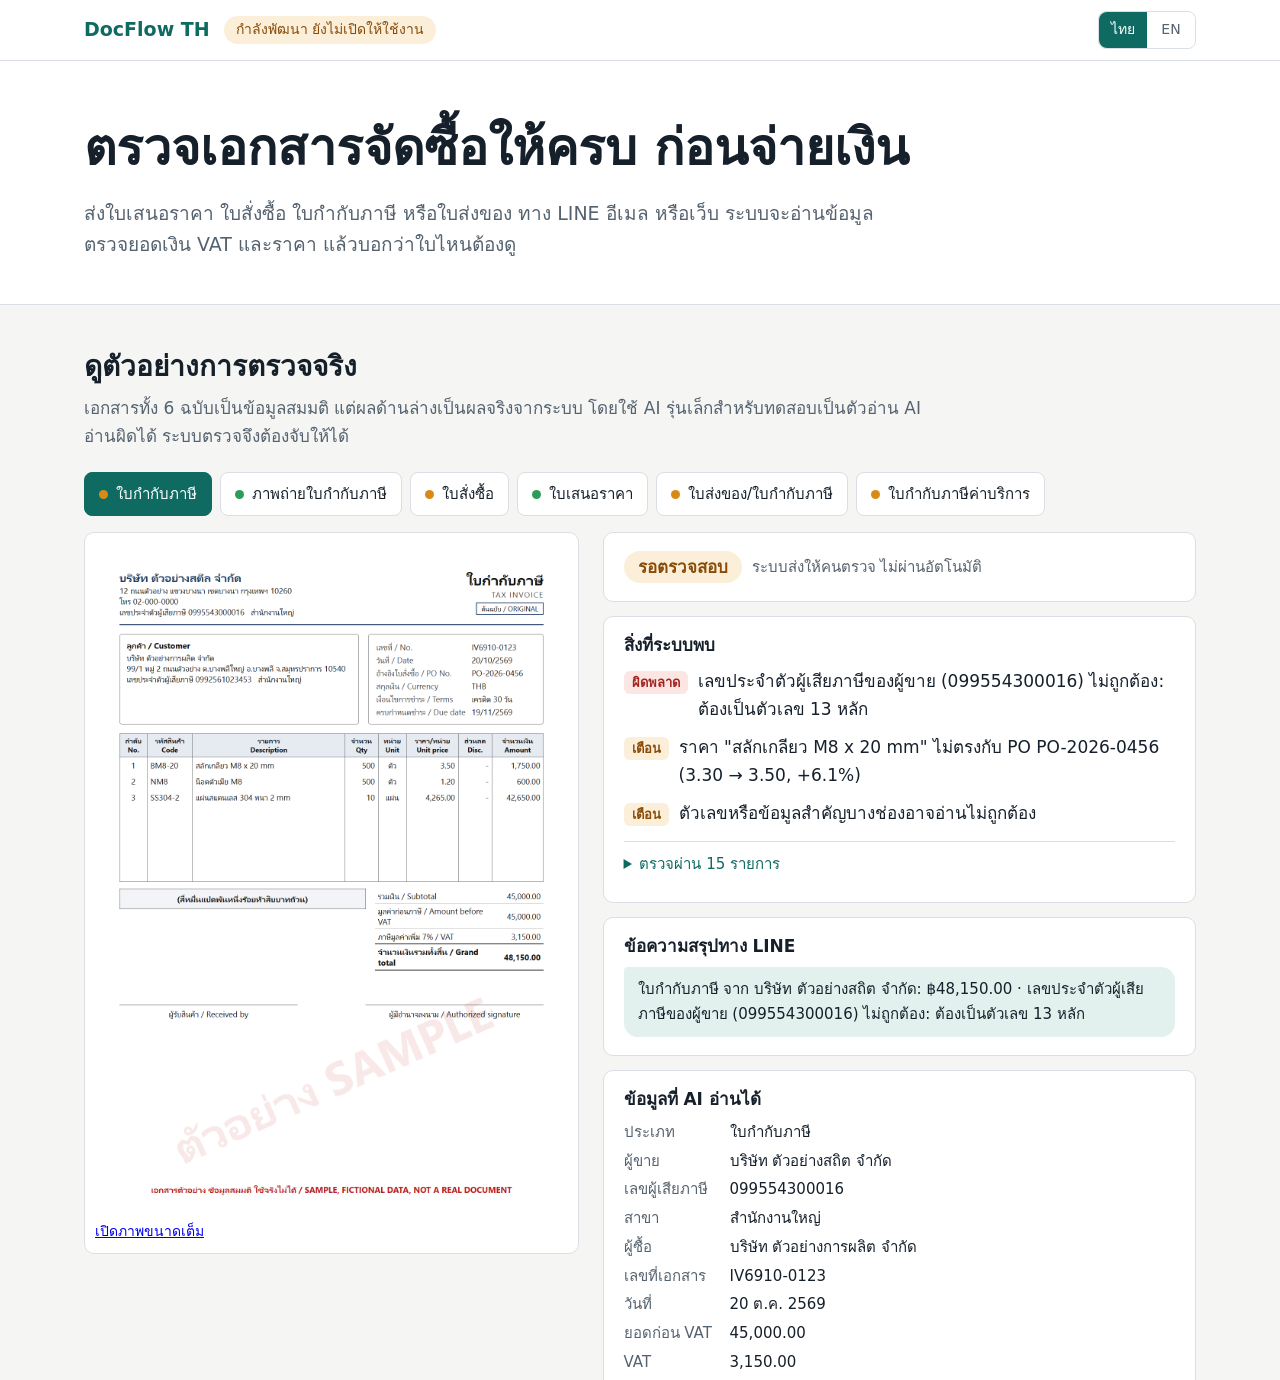
<file: index.html>
<!doctype html>
<html lang="th">
  <head>
    <meta charset="utf-8" />
    <meta name="robots" content="noindex" />
    <meta http-equiv="refresh" content="0; url=AI-document-automation/" />
    <title>DocFlow TH</title>
    <link rel="canonical" href="AI-document-automation/" />
  </head>
  <body>
    <p><a href="AI-document-automation/">DocFlow TH</a></p>
  </body>
</html>
</file>
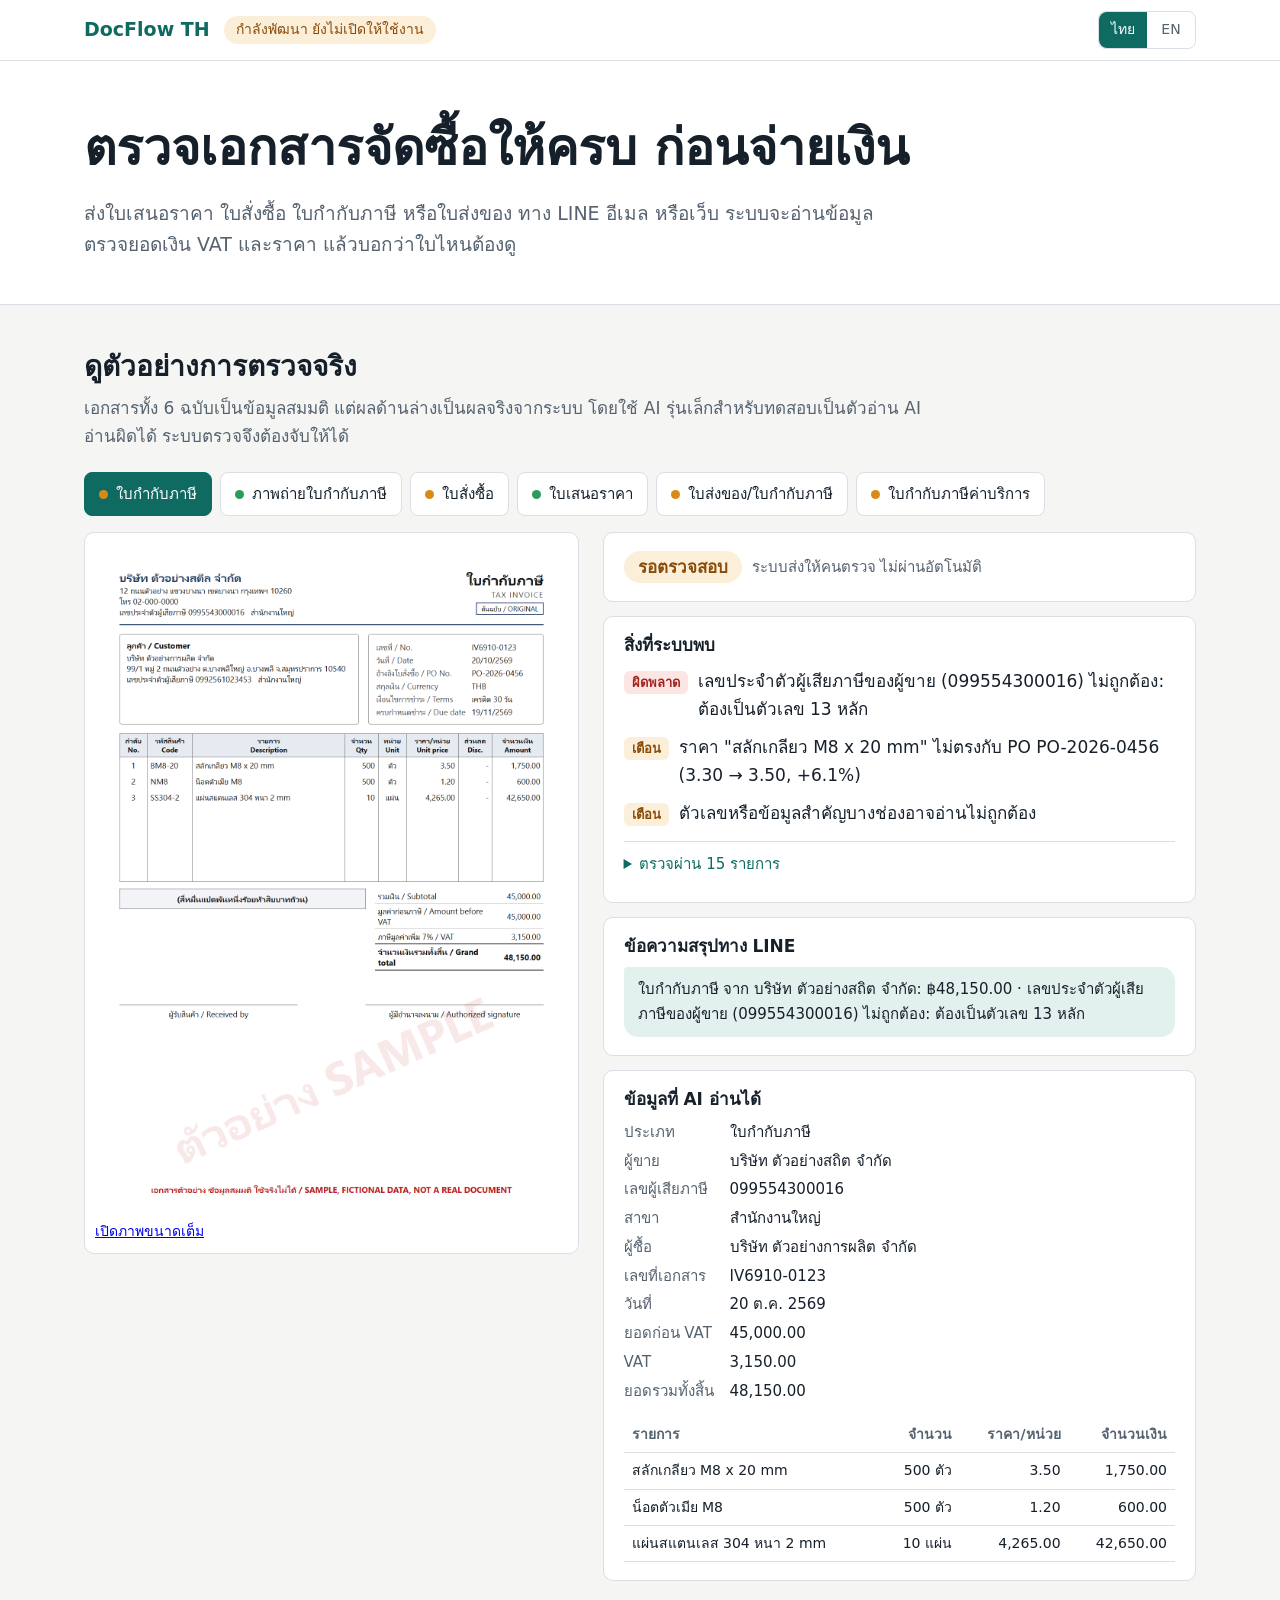
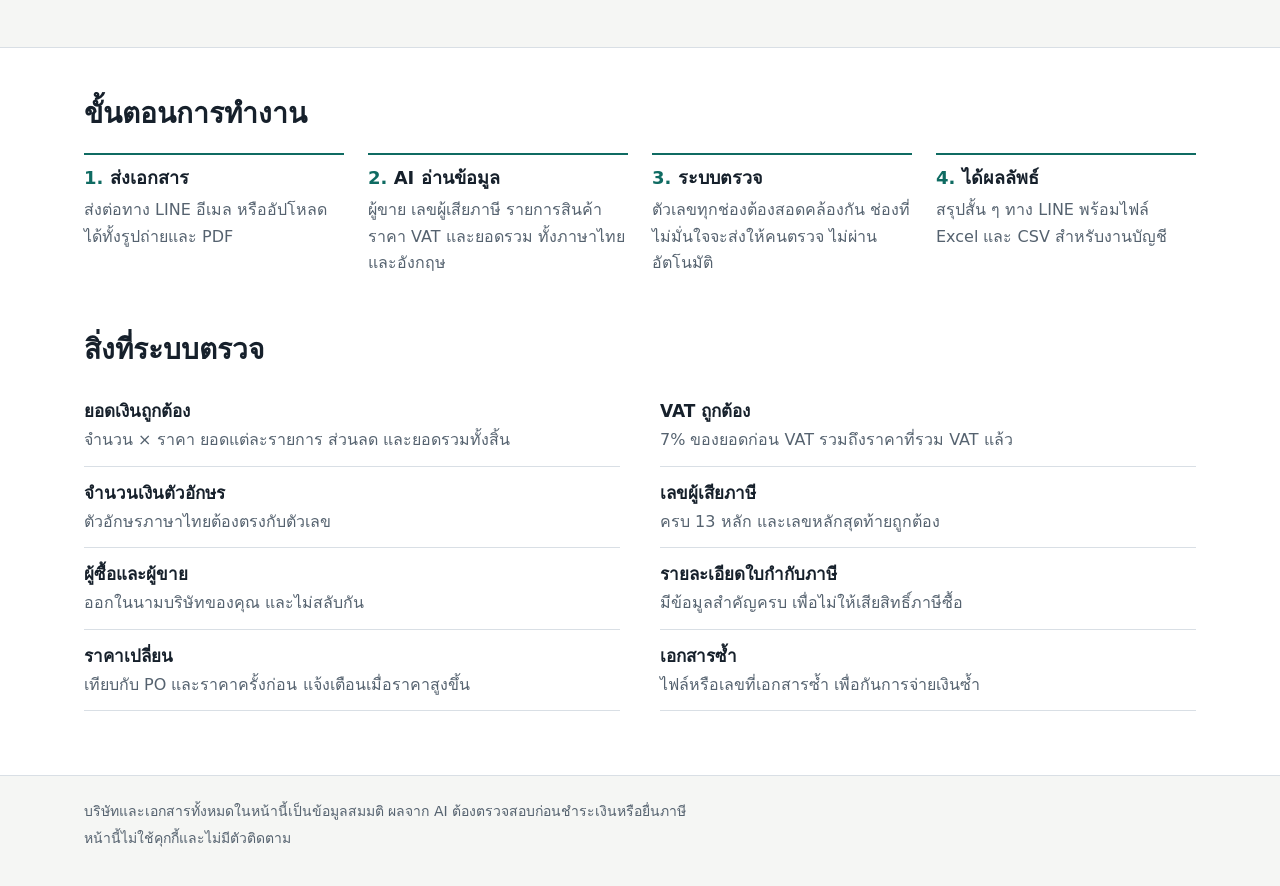
<file: AI-document-automation/index.html>
<!doctype html>
<html lang="th">
  <head>
    <meta charset="utf-8" />
    <meta name="viewport" content="width=device-width, initial-scale=1" />
    <!-- Pre-launch under a placeholder name: remove noindex when the product name is final. -->
    <meta name="robots" content="noindex" />
    <title>DocFlow TH: ตรวจเอกสารจัดซื้อก่อนจ่ายเงิน</title>
    <meta
      name="description"
      content="ผู้ช่วยอ่านและตรวจเอกสารจัดซื้อสำหรับโรงงานและผู้ค้าอะไหล่อุตสาหกรรม"
    />
    <link rel="stylesheet" href="styles.css" />
  </head>
  <body>
    <header class="topbar">
      <div class="wrap topbar-row">
        <span class="brand">DocFlow TH</span>
        <span class="tag" data-en="In development, not open yet">กำลังพัฒนา ยังไม่เปิดให้ใช้งาน</span>
        <fieldset class="lang" aria-label="ภาษา / Language">
          <button type="button" data-lang="th">ไทย</button>
          <button type="button" data-lang="en">EN</button>
        </fieldset>
      </div>
    </header>

    <main>
      <section class="wrap hero">
        <h1 data-en="Check every purchasing document before you pay">ตรวจเอกสารจัดซื้อให้ครบ ก่อนจ่ายเงิน</h1>
        <p
          class="lead"
          data-en="Send quotations, purchase orders, tax invoices or delivery notes by LINE, email or web. It reads them, checks the amounts, VAT and prices, and tells you which ones need a look."
        >
          ส่งใบเสนอราคา ใบสั่งซื้อ ใบกำกับภาษี หรือใบส่งของ ทาง LINE อีเมล หรือเว็บ
          ระบบจะอ่านข้อมูล ตรวจยอดเงิน VAT และราคา แล้วบอกว่าใบไหนต้องดู
        </p>
      </section>

      <section class="demo" aria-labelledby="demo-title">
        <div class="wrap">
          <h2 id="demo-title" data-en="See the checks at work">ดูตัวอย่างการตรวจจริง</h2>
          <p
            class="section-note"
            data-en="All 6 documents are fictional, but the results are real output from the system, read by a small test AI model. AI makes mistakes, so the checks have to catch them."
          >
            เอกสารทั้ง 6 ฉบับเป็นข้อมูลสมมติ แต่ผลด้านล่างเป็นผลจริงจากระบบ โดยใช้ AI รุ่นเล็กสำหรับทดสอบเป็นตัวอ่าน
            AI อ่านผิดได้ ระบบตรวจจึงต้องจับให้ได้
          </p>
          <div id="tabs" class="tabs" role="tablist" aria-labelledby="demo-title"></div>
          <div id="panel" class="panel" role="tabpanel"></div>
          <noscript>
            <p>เปิด JavaScript เพื่อดูตัวอย่าง / Turn on JavaScript to see the examples.</p>
          </noscript>
        </div>
      </section>

      <section class="wrap band" aria-labelledby="how-title">
        <h2 id="how-title" data-en="How it will work">ขั้นตอนการทำงาน</h2>
        <ol class="steps">
          <li>
            <h3 data-en="Send the document">ส่งเอกสาร</h3>
            <p data-en="Forward it by LINE or email, or upload it. Photos and PDFs both work.">
              ส่งต่อทาง LINE อีเมล หรืออัปโหลด ได้ทั้งรูปถ่ายและ PDF
            </p>
          </li>
          <li>
            <h3 data-en="AI reads it">AI อ่านข้อมูล</h3>
            <p data-en="Supplier, tax ID, items, prices, VAT and totals, in Thai and English.">
              ผู้ขาย เลขผู้เสียภาษี รายการสินค้า ราคา VAT และยอดรวม ทั้งภาษาไทยและอังกฤษ
            </p>
          </li>
          <li>
            <h3 data-en="The checks run">ระบบตรวจ</h3>
            <p data-en="The numbers must agree with each other. Anything doubtful goes to a person, never straight through.">
              ตัวเลขทุกช่องต้องสอดคล้องกัน ช่องที่ไม่มั่นใจจะส่งให้คนตรวจ ไม่ผ่านอัตโนมัติ
            </p>
          </li>
          <li>
            <h3 data-en="You get the result">ได้ผลลัพธ์</h3>
            <p data-en="A short LINE summary, plus Excel and CSV files for your accounts.">
              สรุปสั้น ๆ ทาง LINE พร้อมไฟล์ Excel และ CSV สำหรับงานบัญชี
            </p>
          </li>
        </ol>
      </section>

      <section class="wrap band" aria-labelledby="checks-title">
        <h2 id="checks-title" data-en="What gets checked">สิ่งที่ระบบตรวจ</h2>
        <dl class="checks">
          <div>
            <dt data-en="Amounts add up">ยอดเงินถูกต้อง</dt>
            <dd data-en="Quantity × price, line totals, discounts and the grand total.">จำนวน × ราคา ยอดแต่ละรายการ ส่วนลด และยอดรวมทั้งสิ้น</dd>
          </div>
          <div>
            <dt data-en="VAT is right">VAT ถูกต้อง</dt>
            <dd data-en="7% of the amount before VAT, or inside VAT-inclusive prices.">7% ของยอดก่อน VAT รวมถึงราคาที่รวม VAT แล้ว</dd>
          </div>
          <div>
            <dt data-en="Amount in words">จำนวนเงินตัวอักษร</dt>
            <dd data-en="The Thai words must say the same amount as the numbers.">ตัวอักษรภาษาไทยต้องตรงกับตัวเลข</dd>
          </div>
          <div>
            <dt data-en="Tax ID">เลขผู้เสียภาษี</dt>
            <dd data-en="13 digits with a valid check digit.">ครบ 13 หลัก และเลขหลักสุดท้ายถูกต้อง</dd>
          </div>
          <div>
            <dt data-en="Buyer and seller">ผู้ซื้อและผู้ขาย</dt>
            <dd data-en="Addressed to your company, with the two not swapped.">ออกในนามบริษัทของคุณ และไม่สลับกัน</dd>
          </div>
          <div>
            <dt data-en="Tax invoice details">รายละเอียดใบกำกับภาษี</dt>
            <dd data-en="Required details are present, so input VAT isn't put at risk.">มีข้อมูลสำคัญครบ เพื่อไม่ให้เสียสิทธิ์ภาษีซื้อ</dd>
          </div>
          <div>
            <dt data-en="Price changes">ราคาเปลี่ยน</dt>
            <dd data-en="Compared with the PO and the last price; alerts when a price goes up.">เทียบกับ PO และราคาครั้งก่อน แจ้งเตือนเมื่อราคาสูงขึ้น</dd>
          </div>
          <div>
            <dt data-en="Duplicates">เอกสารซ้ำ</dt>
            <dd data-en="The same file or document number, to avoid paying twice.">ไฟล์หรือเลขที่เอกสารซ้ำ เพื่อกันการจ่ายเงินซ้ำ</dd>
          </div>
        </dl>
      </section>
    </main>

    <footer class="foot">
      <div class="wrap">
        <p data-en="All companies and documents on this page are fictional. AI output must be reviewed before payment or tax filing.">
          บริษัทและเอกสารทั้งหมดในหน้านี้เป็นข้อมูลสมมติ ผลจาก AI ต้องตรวจสอบก่อนชำระเงินหรือยื่นภาษี
        </p>
        <p data-en="This page sets no cookies and uses no trackers.">หน้านี้ไม่ใช้คุกกี้และไม่มีตัวติดตาม</p>
      </div>
    </footer>

    <script src="data.js"></script>
    <script src="app.js"></script>
  </body>
</html>
</file>
<file: AI-document-automation/styles.css>
:root {
  color-scheme: light;
  --ink: #16202b;
  --muted: #55626f;
  --line: #d9dfe5;
  --surface: #ffffff;
  --page: #f5f6f4;
  --accent: #0f6b62;
  --accent-soft: #e2f1ee;
  --ok: #17693a;
  --ok-soft: #e3f3e8;
  --warn: #8a4b08;
  --warn-soft: #fbefd9;
  --error: #a4231f;
  --error-soft: #fbe6e4;
  --info: #3f5166;
  --info-soft: #e9edf2;
}

* {
  box-sizing: border-box;
}

html {
  -webkit-text-size-adjust: 100%;
}

body {
  margin: 0;
  background: var(--surface);
  color: var(--ink);
  font-family: "Sukhumvit Set", "Noto Sans Thai", "Leelawadee UI", Tahoma, system-ui, sans-serif;
  font-size: 17px;
  line-height: 1.65;
}

h1,
h2,
h3 {
  line-height: 1.25;
  margin: 0;
}

.wrap {
  width: 100%;
  max-width: 1160px;
  margin: 0 auto;
  padding: 0 24px;
}

/* Top bar */
.topbar {
  border-bottom: 1px solid var(--line);
}

.topbar-row {
  display: flex;
  align-items: center;
  gap: 14px;
  min-height: 60px;
  flex-wrap: wrap;
}

.brand {
  font-weight: 700;
  font-size: 19px;
  color: var(--accent);
}

.tag {
  font-size: 14px;
  color: var(--warn);
  background: var(--warn-soft);
  border-radius: 999px;
  padding: 2px 12px;
}

.lang {
  margin: 0 0 0 auto;
  padding: 0;
  min-width: 0;
  display: flex;
  border: 1px solid var(--line);
  border-radius: 8px;
  overflow: hidden;
}

.lang button {
  font: inherit;
  font-size: 14px;
  min-height: 36px;
  min-width: 48px;
  border: 0;
  background: var(--surface);
  color: var(--muted);
  cursor: pointer;
}

.lang button[aria-pressed="true"] {
  background: var(--accent);
  color: #fff;
}

/* Hero */
.hero {
  padding-top: 56px;
  padding-bottom: 44px;
}

.hero h1 {
  font-size: clamp(29px, 5vw, 50px);
  max-width: 20em;
}

.lead {
  max-width: 44em;
  margin: 18px 0 0;
  font-size: 19px;
  color: var(--muted);
}

/* Demo */
.demo {
  background: var(--page);
  border-top: 1px solid var(--line);
  border-bottom: 1px solid var(--line);
  padding: 44px 0 52px;
}

h2 {
  font-size: 28px;
}

.section-note {
  max-width: 50em;
  color: var(--muted);
  margin: 10px 0 22px;
}

.tabs {
  display: flex;
  flex-wrap: wrap;
  gap: 8px;
  margin-bottom: 16px;
}

.tab {
  font: inherit;
  font-size: 15px;
  min-height: 44px;
  padding: 6px 14px;
  border: 1px solid var(--line);
  border-radius: 8px;
  background: var(--surface);
  color: var(--ink);
  cursor: pointer;
  display: inline-flex;
  align-items: center;
  gap: 8px;
}

.tab:hover {
  border-color: var(--accent);
}

.tab[aria-selected="true"] {
  background: var(--accent);
  border-color: var(--accent);
  color: #fff;
}

.tab .dot {
  width: 9px;
  height: 9px;
  border-radius: 50%;
  flex: none;
}

.dot.ready {
  background: #2c9c5a;
}

.dot.needs_review {
  background: #d98a14;
}

:focus-visible {
  outline: 3px solid #1f6feb;
  outline-offset: 2px;
}

.panel {
  display: grid;
  grid-template-columns: minmax(0, 5fr) minmax(0, 6fr);
  gap: 24px;
  align-items: start;
}

.doc-frame {
  display: block;
  margin: 0;
  position: sticky;
  top: 16px;
  background: var(--surface);
  border: 1px solid var(--line);
  border-radius: 10px;
  padding: 10px;
}

.doc-frame img {
  display: block;
  width: 100%;
  height: auto;
  border-radius: 4px;
}

.doc-frame figcaption {
  font-size: 14px;
  padding-top: 8px;
}

.card {
  background: var(--surface);
  border: 1px solid var(--line);
  border-radius: 10px;
  padding: 18px 20px;
  margin-bottom: 14px;
}

.card h3 {
  font-size: 17px;
  margin-bottom: 10px;
}

.status-row {
  display: flex;
  align-items: center;
  gap: 10px;
  flex-wrap: wrap;
}

.status {
  font-weight: 700;
  border-radius: 999px;
  padding: 2px 14px;
}

.status.ready {
  background: var(--ok-soft);
  color: var(--ok);
}

.status.needs_review {
  background: var(--warn-soft);
  color: var(--warn);
}

.status-note {
  color: var(--muted);
  font-size: 15px;
}

/* Findings */
.findings {
  list-style: none;
  margin: 0;
  padding: 0;
  display: grid;
  gap: 10px;
}

.finding {
  display: grid;
  grid-template-columns: auto minmax(0, 1fr);
  gap: 10px;
  align-items: baseline;
}

.sev {
  font-size: 13px;
  font-weight: 700;
  border-radius: 6px;
  padding: 1px 8px;
  white-space: nowrap;
}

.sev.error {
  background: var(--error-soft);
  color: var(--error);
}

.sev.warning {
  background: var(--warn-soft);
  color: var(--warn);
}

.sev.info {
  background: var(--info-soft);
  color: var(--info);
}

.none {
  color: var(--ok);
  margin: 0;
}

details {
  margin-top: 14px;
  border-top: 1px solid var(--line);
  padding-top: 10px;
}

summary {
  cursor: pointer;
  color: var(--accent);
  font-size: 15px;
  min-height: 32px;
}

.passed {
  margin: 8px 0 0;
  padding-left: 20px;
  color: var(--muted);
  font-size: 15px;
}

/* LINE summary */
.bubble {
  margin: 0;
  background: var(--accent-soft);
  border-radius: 4px 14px 14px;
  padding: 10px 14px;
  font-size: 15px;
  overflow-wrap: anywhere;
}

/* Read values */
.facts {
  display: grid;
  grid-template-columns: auto minmax(0, 1fr);
  gap: 4px 16px;
  margin: 0;
  font-size: 15px;
}

.facts dt {
  color: var(--muted);
}

.facts dd {
  margin: 0;
  overflow-wrap: anywhere;
}

.facts dd.num {
  font-variant-numeric: tabular-nums;
}

.table-wrap {
  overflow-x: auto;
  margin-top: 14px;
}

.lines {
  width: 100%;
  border-collapse: collapse;
  font-size: 14px;
}

.lines th,
.lines td {
  padding: 6px 8px;
  border-bottom: 1px solid var(--line);
  text-align: left;
  vertical-align: top;
}

.lines th {
  color: var(--muted);
  font-weight: 600;
}

.lines .r {
  text-align: right;
  white-space: nowrap;
  font-variant-numeric: tabular-nums;
}

/* Lower sections */
.band {
  padding-top: 48px;
  padding-bottom: 8px;
}

.steps {
  list-style: none;
  counter-reset: step;
  margin: 22px 0 0;
  padding: 0;
  display: grid;
  grid-template-columns: repeat(4, minmax(0, 1fr));
  gap: 24px;
}

.steps li {
  counter-increment: step;
  border-top: 2px solid var(--accent);
  padding-top: 12px;
}

.steps h3::before {
  content: counter(step) ". ";
  color: var(--accent);
}

.steps h3 {
  font-size: 18px;
}

.steps p {
  margin: 8px 0 0;
  color: var(--muted);
  font-size: 16px;
}

.checks {
  display: grid;
  grid-template-columns: repeat(2, minmax(0, 1fr));
  gap: 0 40px;
  margin: 18px 0 0;
}

.checks > div {
  padding: 12px 0;
  border-bottom: 1px solid var(--line);
}

.checks dt {
  font-weight: 700;
}

.checks dd {
  margin: 2px 0 0;
  color: var(--muted);
  font-size: 16px;
}

.foot {
  margin-top: 56px;
  padding: 24px 0 32px;
  background: var(--page);
  border-top: 1px solid var(--line);
  color: var(--muted);
  font-size: 14px;
}

.foot p {
  margin: 0 0 4px;
}

@media (max-width: 860px) {
  .panel {
    grid-template-columns: minmax(0, 1fr);
  }

  .doc-frame {
    position: static;
    max-width: 440px;
    margin: 0 auto;
  }

  .steps {
    grid-template-columns: repeat(2, minmax(0, 1fr));
  }

  .checks {
    grid-template-columns: minmax(0, 1fr);
  }
}

@media (max-width: 520px) {
  .wrap {
    padding: 0 16px;
  }

  .hero {
    padding-top: 36px;
    padding-bottom: 32px;
  }

  .lead {
    font-size: 17px;
  }

  .steps {
    grid-template-columns: minmax(0, 1fr);
  }

  .card {
    padding: 14px 16px;
  }
}
</file>
